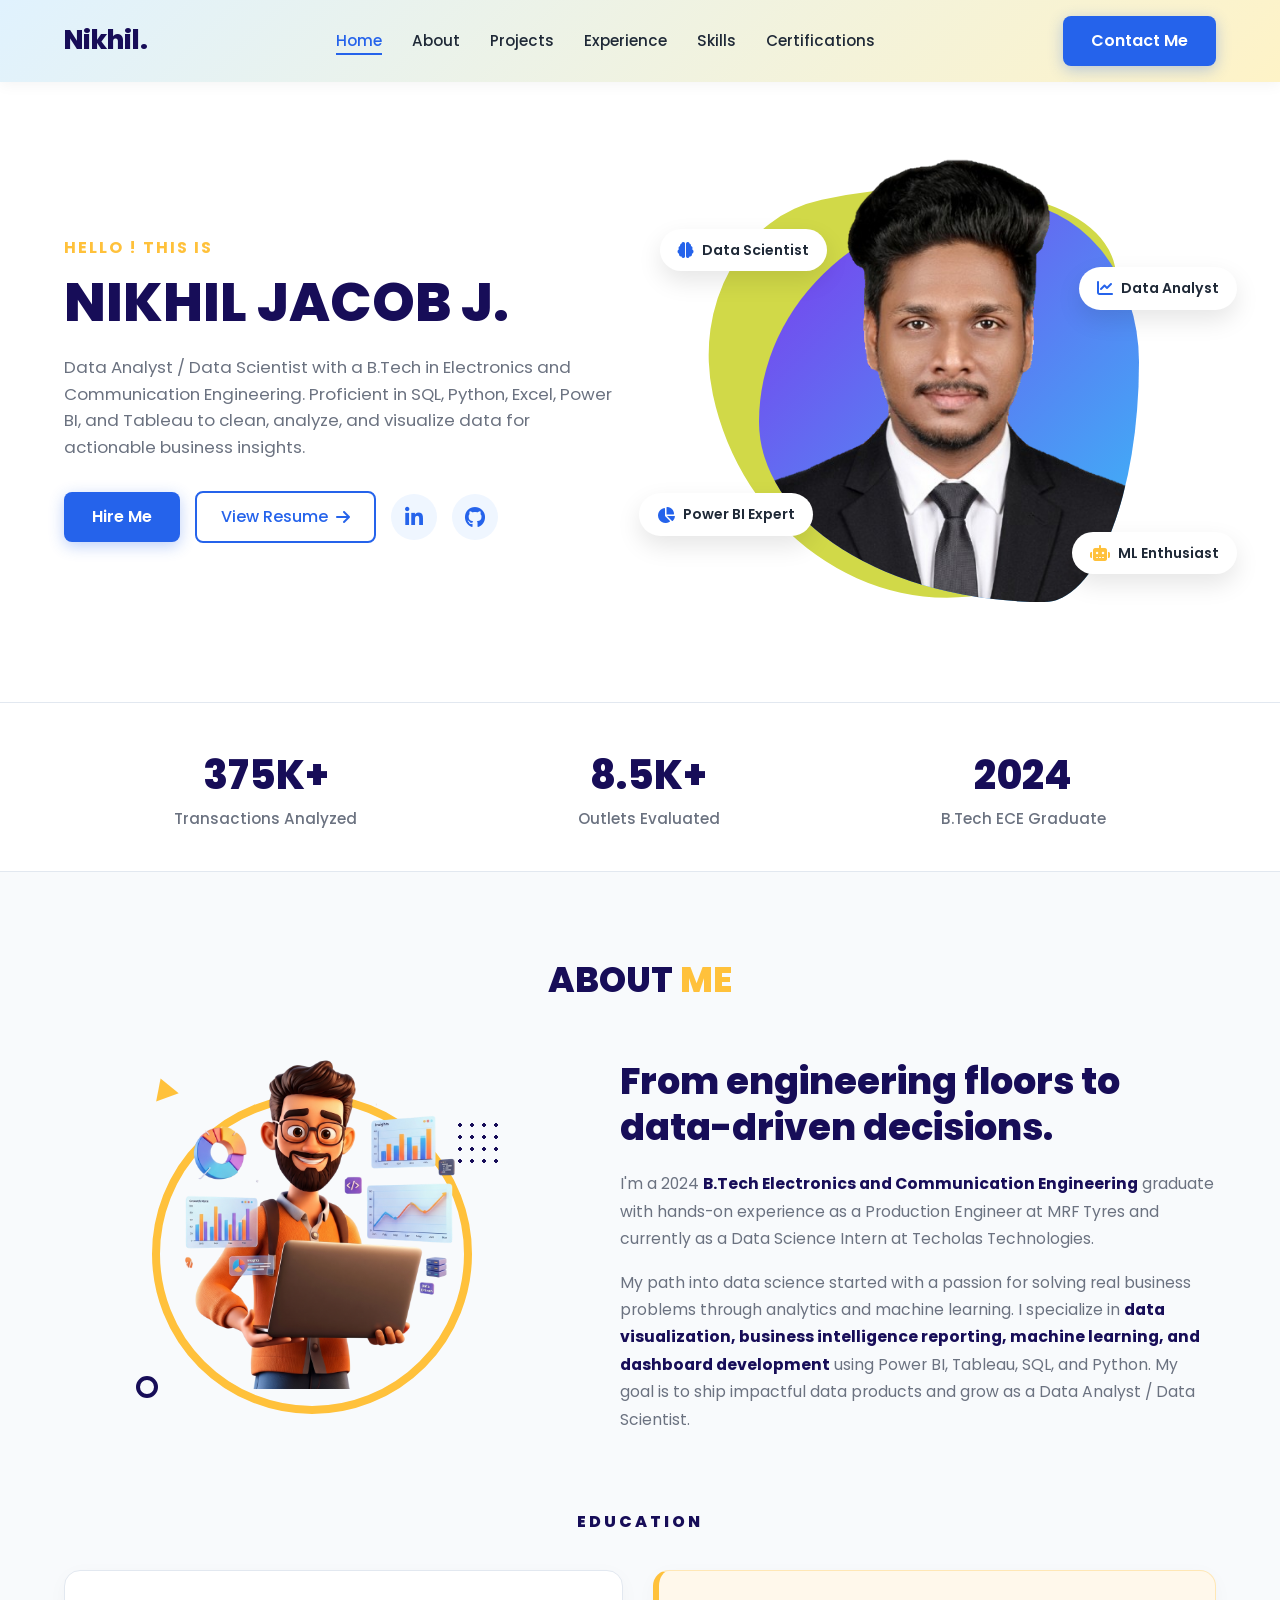
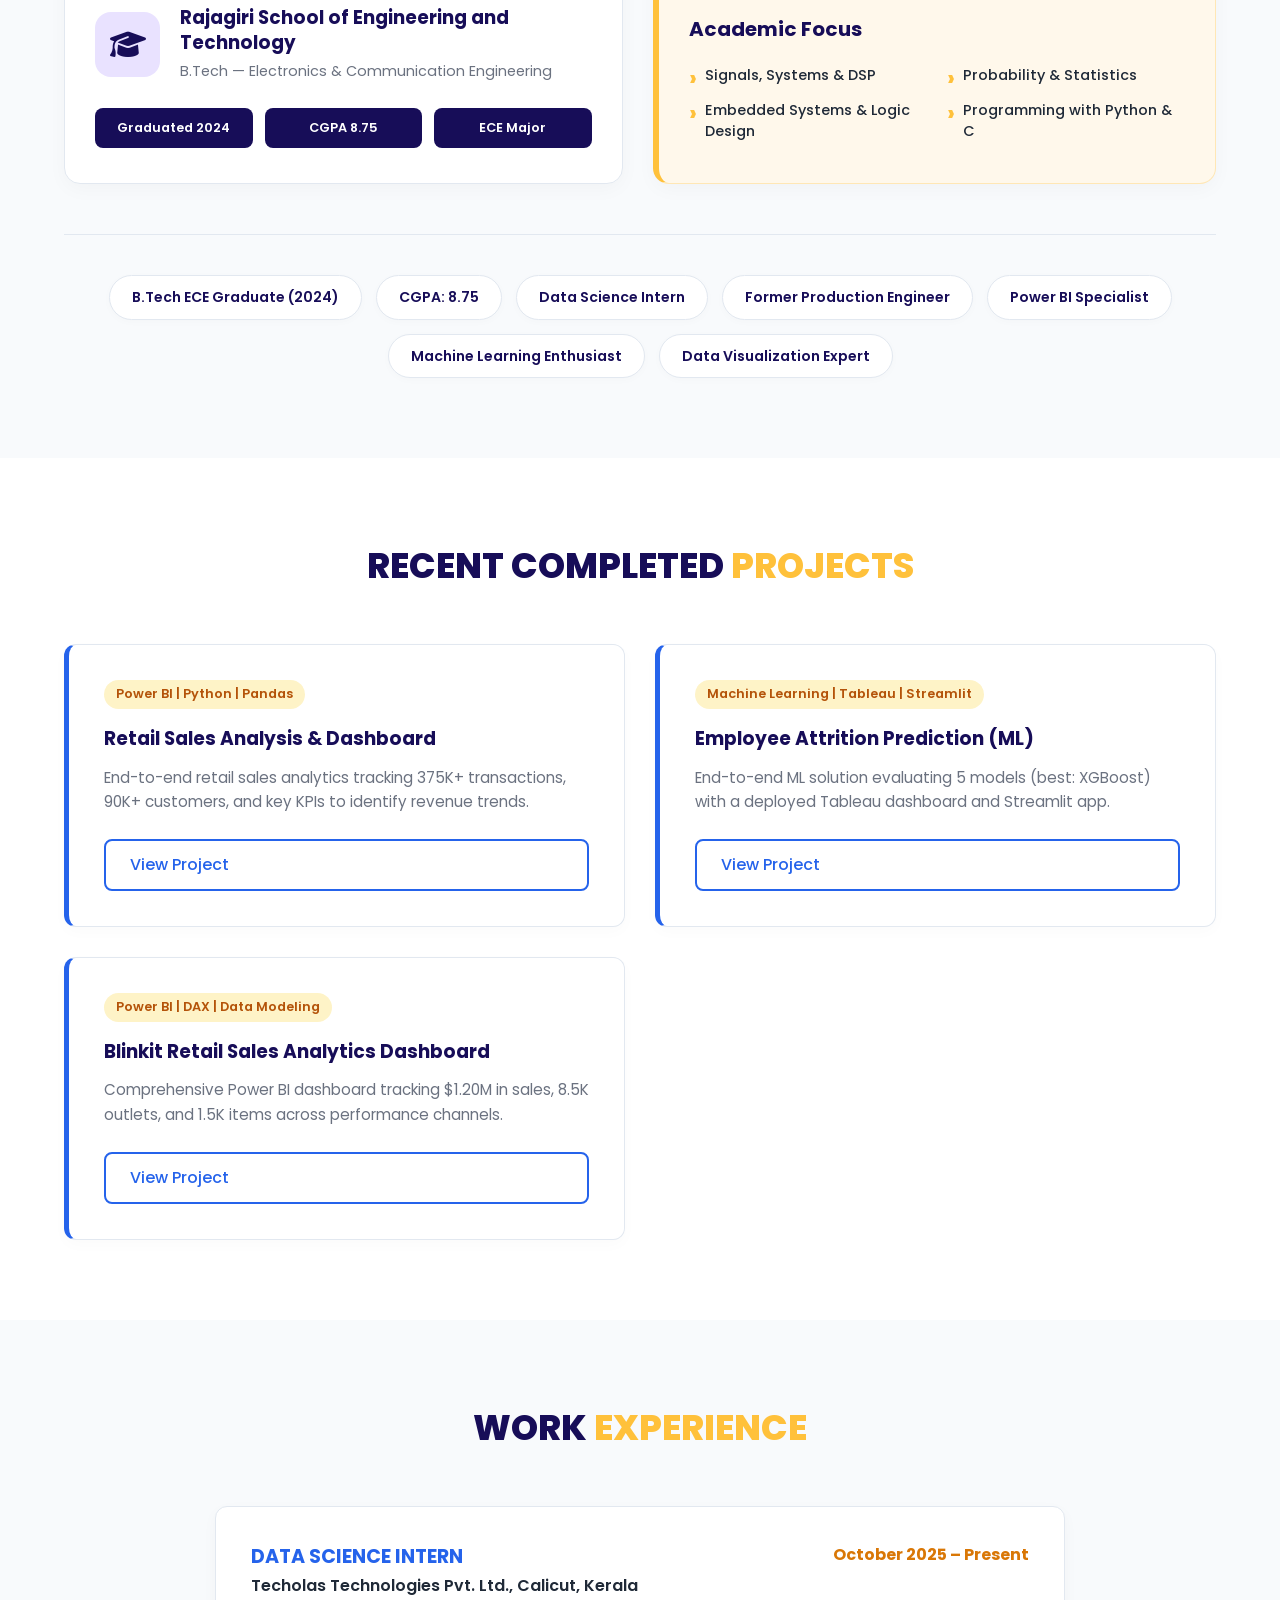
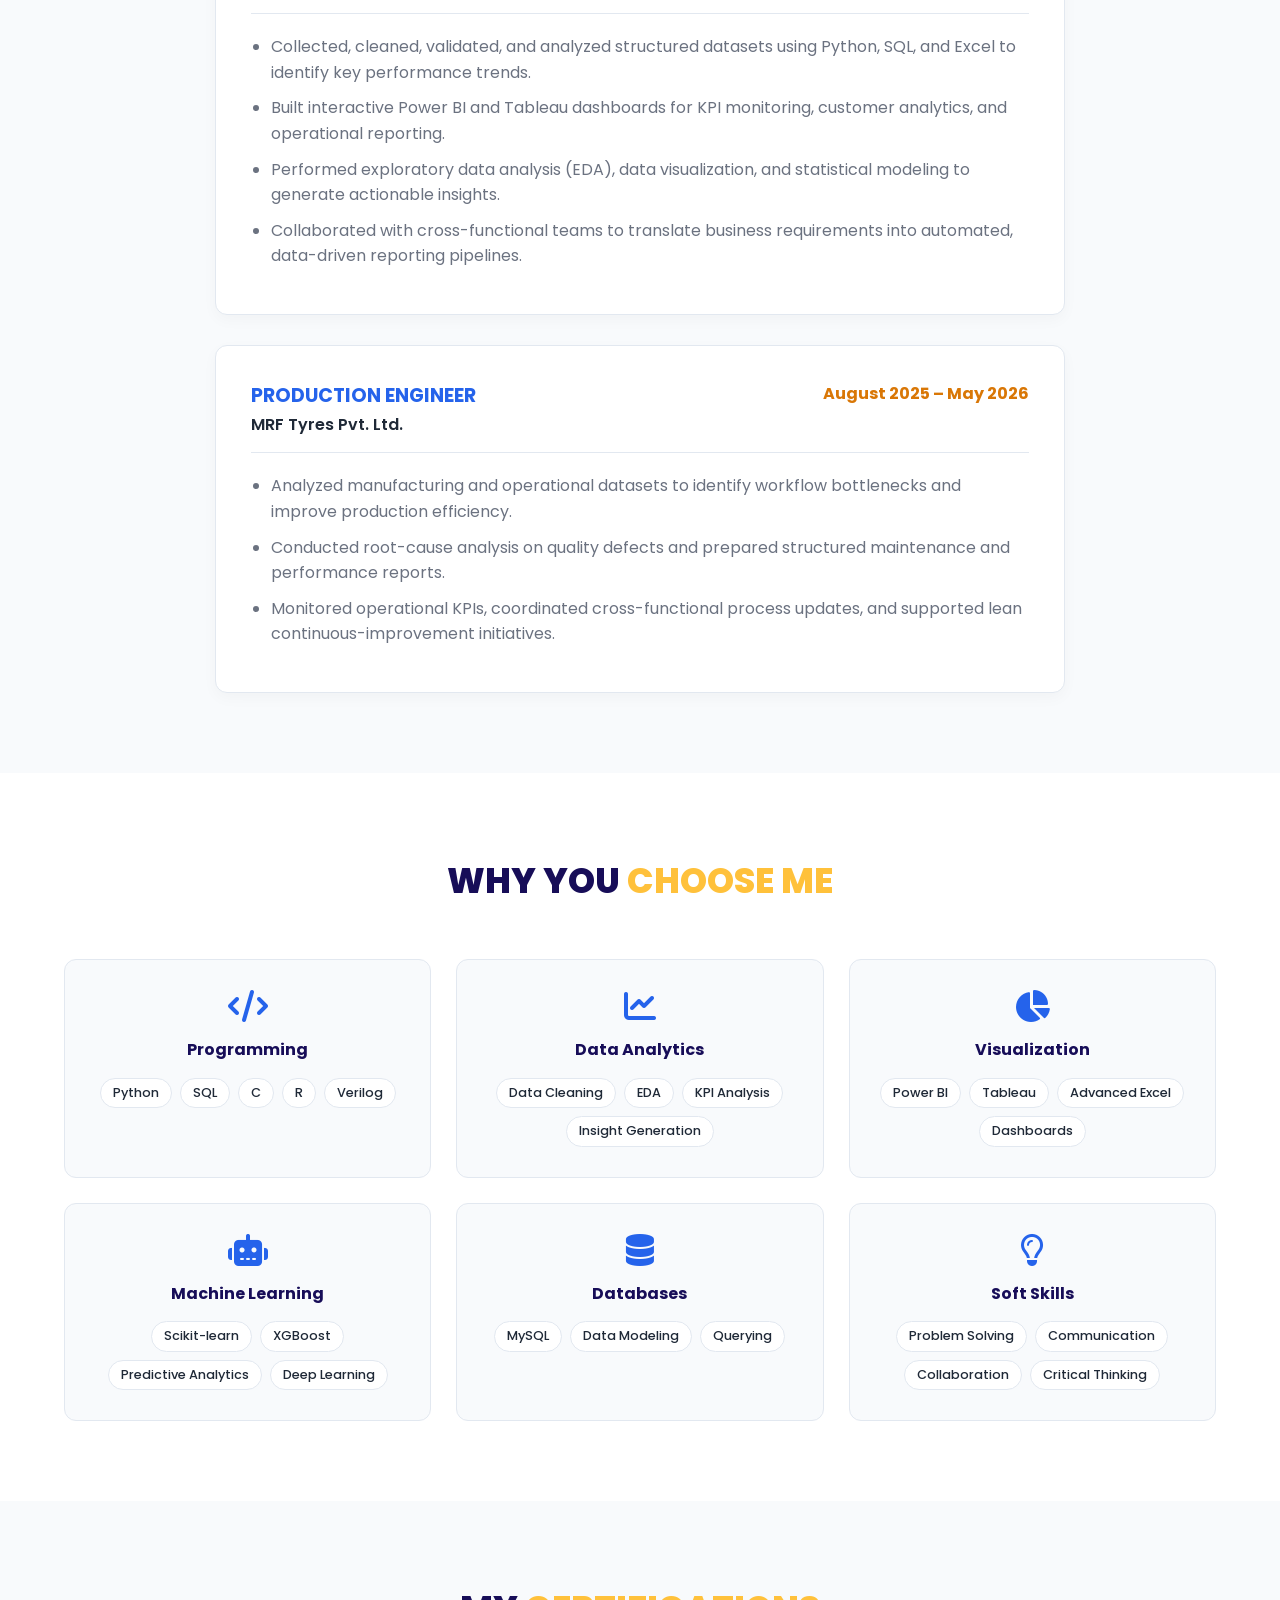
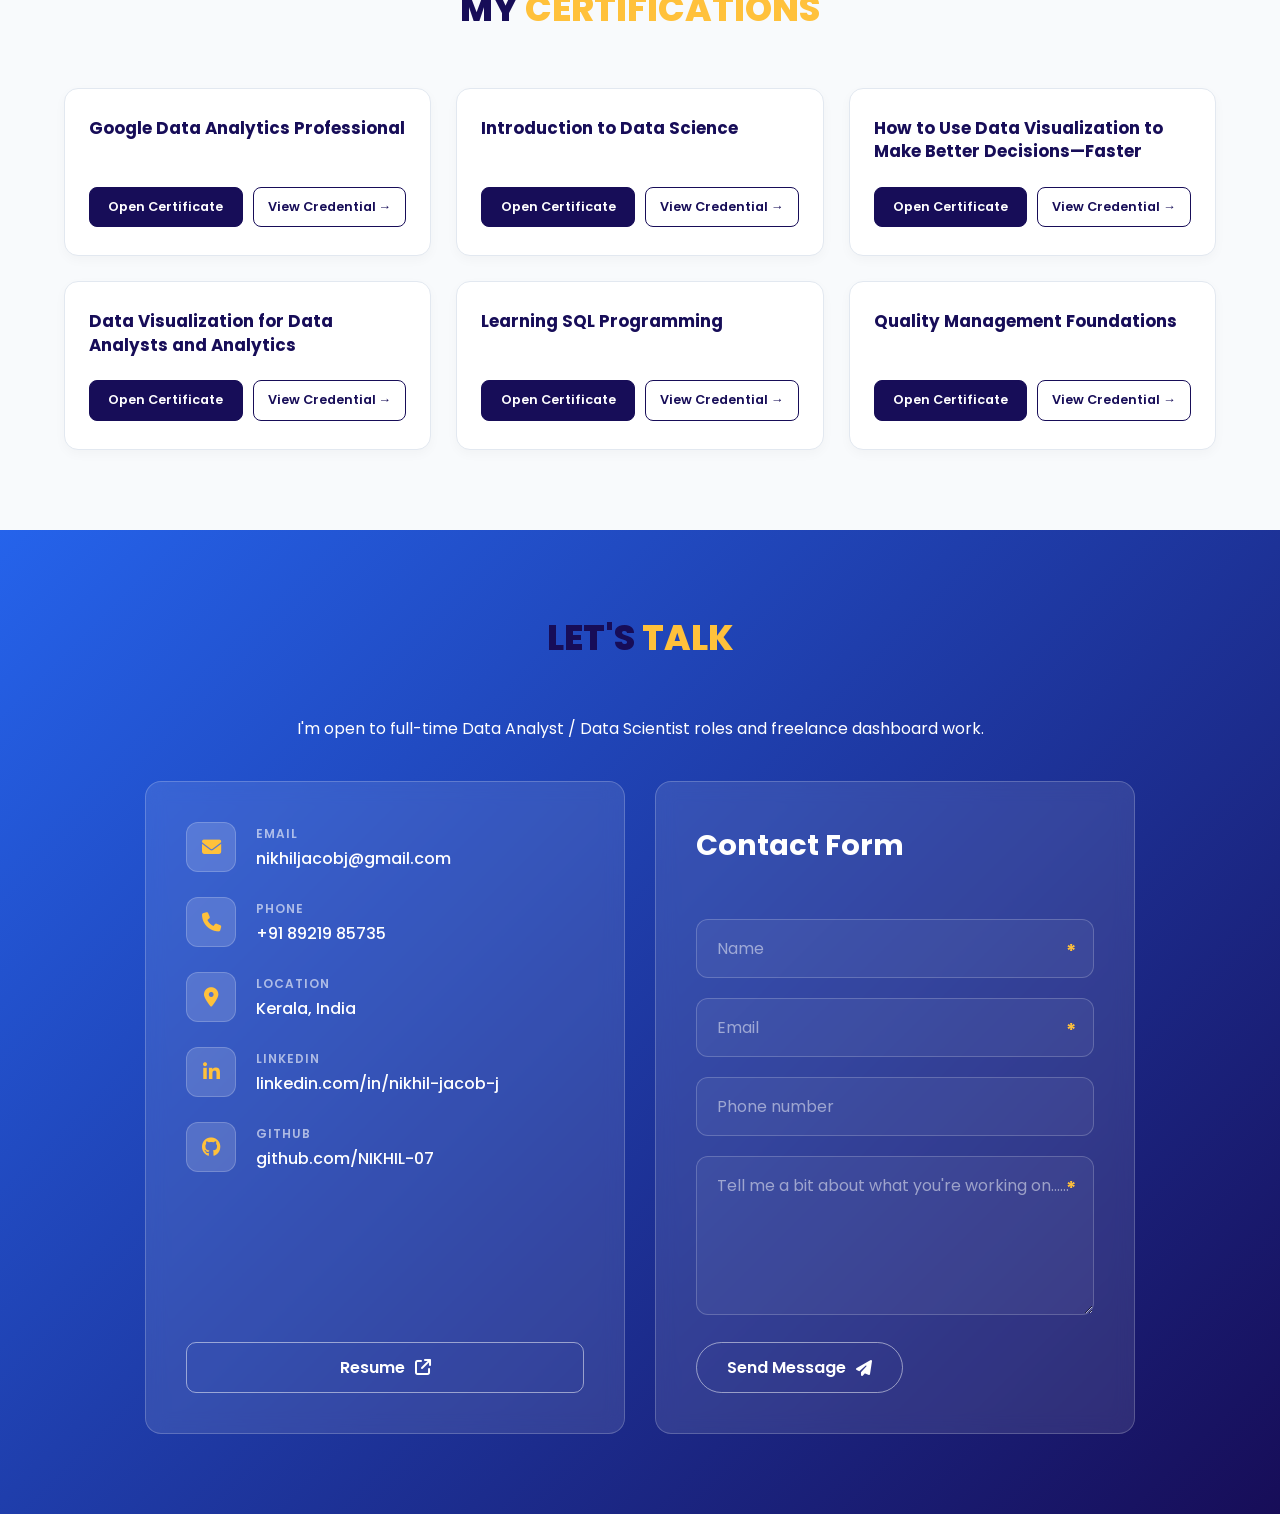
<file: index.html>
<!DOCTYPE html>
<html lang="en">

<head>
    <meta charset="UTF-8">
    <meta name="viewport" content="width=device-width, initial-scale=1.0">
    <title>Nikhil Jacob J. | Portfolio</title>

    <!-- Link Preview Metadata -->
<!-- Open Graph / LinkedIn Preview Metadata -->
<meta property="og:title" content="Nikhil Jacob J. | Portfolio">
<meta property="og:description" content="Data Analyst & Data Scientist Portfolio site.">
<meta property="og:image" content="https://nikhil-07.github.io/Portfolio-Nikhil-Jacob-J-2026/new_preview.png">
<meta property="og:url" content="https://nikhil-07.github.io/Portfolio-Nikhil-Jacob-J-2026/">
<meta property="og:type" content="website">

    <link rel="stylesheet" href="style.css">

    <!-- Google Fonts -->
    <link href="https://fonts.googleapis.com/css2?family=Poppins:wght@300;400;500;600;700;800&display=swap"
        rel="stylesheet">
    <!-- FontAwesome for Icons -->
    <link rel="stylesheet" href="https://cdnjs.cloudflare.com/ajax/libs/font-awesome/6.4.2/css/all.min.css">
</head>

<body>

    <!-- NAVIGATION -->
    <header id="main-header">
        <div class="container header-content">
            <div class="logo">Nikhil.</div>
            <nav id="nav-menu">
                <ul>
                    <li><a href="#home" class="nav-link active">Home</a></li>
                    <li><a href="#about" class="nav-link">About</a></li>
                    <li><a href="#projects" class="nav-link">Projects</a></li>
                    <li><a href="#experience" class="nav-link">Experience</a></li>
                    <li><a href="#skills" class="nav-link">Skills</a></li>
                    <li><a href="#certifications" class="nav-link">Certifications</a></li>
                </ul>
            </nav>
            <a href="#contact" class="btn-primary desktop-btn">Contact Me</a>

            <!-- Mobile Hamburger -->
            <div class="hamburger" id="hamburger">
                <span class="hamburger-line"></span>
                <span class="hamburger-line"></span>
                <span class="hamburger-line"></span>
            </div>
        </div>
    </header>

    <!-- HERO SECTION -->
    <section id="home" class="hero">
        <div class="container hero-container">
            <div class="hero-text">
                <p class="greeting">HELLO ! THIS IS</p>
                <h1>NIKHIL JACOB J.</h1>
                <p class="summary">
                    Data Analyst / Data Scientist with a B.Tech in Electronics and Communication Engineering. Proficient
                    in SQL, Python, Excel, Power BI, and Tableau to clean, analyze, and visualize data for actionable
                    business insights.
                </p>

                <div class="hero-actions">
                    <a href="#contact" class="btn-primary">Hire Me</a>

                    <a href="NIKHIL JACOB J DATA ANALYST.pdf" target="_blank" class="btn-outline">
                        View Resume <i class="fas fa-arrow-right"></i>
                    </a>

                    <a href="https://linkedin.com/in/nikhil-jacob-j/" target="_blank" rel="noopener noreferrer"
                        aria-label="LinkedIn" class="social-icon">
                        <i class="fab fa-linkedin-in"></i>
                    </a>
                    <a href="https://github.com/NIKHIL-07" target="_blank" rel="noopener noreferrer" aria-label="GitHub"
                        class="social-icon">
                        <i class="fab fa-github"></i>
                    </a>
                </div>
            </div>

            <!-- Organic Blob Profile with Offset Green Backdrop & Badges -->
            <div class="hero-image-wrapper">
                <div class="profile-blob-container">
                    <div class="profile-blob">
                        <img src="hero-nikhil-portfolio.png" alt="Nikhil Jacob J." class="profile-img">
                    </div>
                    <img src="hero-nikhil-portfolio.png" alt="Nikhil Jacob J. Pop" class="profile-img-pop">
                </div>

                <div class="floating-badge top-left">
                    <i class="fas fa-brain text-blue"></i> Data Scientist
                </div>
                <div class="floating-badge top-right">
                    <i class="fas fa-chart-line text-blue"></i> Data Analyst
                </div>
                <div class="floating-badge bottom-left">
                    <i class="fas fa-chart-pie text-blue"></i> Power BI Expert
                </div>
                <div class="floating-badge bottom-right">
                    <i class="fas fa-robot text-yellow"></i> ML Enthusiast
                </div>
            </div>
        </div>
    </section>

    <!-- METRICS / STATS -->
    <section class="stats">
        <div class="container stats-container">
            <div class="stat-item">
                <h2>375K+</h2>
                <p>Transactions Analyzed</p>
            </div>
            <div class="stat-item">
                <h2>8.5K+</h2>
                <p>Outlets Evaluated</p>
            </div>
            <div class="stat-item">
                <h2>2024</h2>
                <p>B.Tech ECE Graduate</p>
            </div>
        </div>
    </section>

    <!-- ABOUT SECTION -->
    <section id="about" class="bg-light section-padding">
        <div class="container">

            <!-- Centered Section Title matching Recent Completed Projects -->
            <h2 class="section-title">ABOUT <span>ME</span></h2>

            <!-- Top Row: Avatar & Text -->
            <div class="about-top-row">
                <div class="about-image-column">
                    <div class="about-image-wrapper">
                        <div class="decor-ring"></div>
                        <div class="shape shape-triangle"></div>
                        <div class="shape shape-dots"></div>
                        <div class="shape shape-circle"></div>
                        <div class="image-frame">
                            <img src="About me background.png" alt="Nikhil Jacob - About" class="about-img">
                        </div>
                    </div>
                </div>

                <div class="about-text-column">
                    <h2>From engineering floors to data-driven decisions.</h2>
                    <p>I'm a 2024 <strong>B.Tech Electronics and Communication Engineering</strong> graduate with
                        hands-on experience as a Production Engineer at MRF Tyres and currently as a Data Science Intern
                        at Techolas Technologies.</p>
                    <p>My path into data science started with a passion for solving real business problems through
                        analytics and machine learning. I specialize in <strong>data visualization, business
                            intelligence reporting, machine learning, and dashboard development</strong> using Power BI,
                        Tableau, SQL, and Python. My goal is to ship impactful data products and grow as a Data Analyst
                        / Data Scientist.</p>
                </div>
            </div>

            <div class="section-header-simple">
                <span class="sub-heading">EDUCATION</span>
            </div>

            <!-- Middle Row: Education Card + Academic Focus -->
            <div class="about-middle-row">
                <div class="edu-card box-pop">
                    <div class="edu-header">
                        <div class="edu-icon"><i class="fas fa-graduation-cap"></i></div>
                        <div class="edu-titles">
                            <h3>Rajagiri School of Engineering and Technology</h3>
                            <p>B.Tech — Electronics & Communication Engineering</p>
                        </div>
                    </div>
                    <div class="edu-badges">
                        <span class="badge">Graduated 2024</span>
                        <span class="badge">CGPA 8.75</span>
                        <span class="badge">ECE Major</span>
                    </div>
                </div>

                <div class="edu-focus-card box-pop">
                    <h4>Academic Focus</h4>
                    <ul class="focus-list">
                        <li>Signals, Systems & DSP</li>
                        <li>Probability & Statistics</li>
                        <li>Embedded Systems & Logic Design</li>
                        <li>Programming with Python & C</li>
                    </ul>
                </div>
            </div>

            <!-- Bottom Row: Skill Pill Cloud -->
            <div class="about-bottom-skills">
                <div class="about-skill-tags">
                    <span>B.Tech ECE Graduate (2024)</span>
                    <span>CGPA: 8.75</span>
                    <span>Data Science Intern</span>
                    <span>Former Production Engineer</span>
                    <span>Power BI Specialist</span>
                    <span>Machine Learning Enthusiast</span>
                    <span>Data Visualization Expert</span>
                </div>
            </div>

        </div>
    </section>

    <!-- PROJECTS SECTION -->
    <section id="projects" class="section-padding">
        <div class="container">
            <h2 class="section-title">RECENT COMPLETED <span>PROJECTS</span></h2>
            <div class="projects-grid">
                <!-- Project 1 -->
                <div class="project-card box-pop">
                    <div class="project-content">
                        <span class="tag">Power BI | Python | Pandas</span>
                        <h3>Retail Sales Analysis & Dashboard</h3>
                        <p>End-to-end retail sales analytics tracking 375K+ transactions, 90K+ customers, and key KPIs
                            to identify revenue trends.</p>
                        <a href="javascript:void(0)" class="btn-outline view-project-btn" data-id="1">View Project</a>
                    </div>
                </div>
                <!-- Project 2 -->
                <div class="project-card box-pop">
                    <div class="project-content">
                        <span class="tag">Machine Learning | Tableau | Streamlit</span>
                        <h3>Employee Attrition Prediction (ML)</h3>
                        <p>End-to-end ML solution evaluating 5 models (best: XGBoost) with a deployed Tableau dashboard
                            and Streamlit app.</p>
                        <a href="javascript:void(0)" class="btn-outline view-project-btn" data-id="2">View Project</a>
                    </div>
                </div>
                <!-- Project 3 -->
                <div class="project-card box-pop">
                    <div class="project-content">
                        <span class="tag">Power BI | DAX | Data Modeling</span>
                        <h3>Blinkit Retail Sales Analytics Dashboard</h3>
                        <p>Comprehensive Power BI dashboard tracking $1.20M in sales, 8.5K outlets, and 1.5K items
                            across performance channels.</p>
                        <a href="javascript:void(0)" class="btn-outline view-project-btn" data-id="3">View Project</a>
                    </div>
                </div>
            </div>
        </div>
    </section>

    <!-- EXPERIENCE SECTION -->
    <section id="experience" class="bg-light section-padding">
        <div class="container">
            <h2 class="section-title">WORK <span>EXPERIENCE</span></h2>
            <div class="experience-list">
                <div class="exp-card box-pop">
                    <div class="exp-header">
                        <div>
                            <h3>DATA SCIENCE INTERN</h3>
                            <p class="company">Techolas Technologies Pvt. Ltd., Calicut, Kerala</p>
                        </div>
                        <span class="date">October 2025 – Present</span>
                    </div>
                    <ul>
                        <li>Collected, cleaned, validated, and analyzed structured datasets using Python, SQL, and Excel
                            to identify key performance trends.</li>
                        <li>Built interactive Power BI and Tableau dashboards for KPI monitoring, customer analytics,
                            and operational reporting.</li>
                        <li>Performed exploratory data analysis (EDA), data visualization, and statistical modeling to
                            generate actionable insights.</li>
                        <li>Collaborated with cross-functional teams to translate business requirements into automated,
                            data-driven reporting pipelines.</li>
                    </ul>
                </div>

                <div class="exp-card box-pop mt-30">
                    <div class="exp-header">
                        <div>
                            <h3>PRODUCTION ENGINEER</h3>
                            <p class="company">MRF Tyres Pvt. Ltd.</p>
                        </div>
                        <span class="date">August 2025 – May 2026</span>
                    </div>
                    <ul>
                        <li>Analyzed manufacturing and operational datasets to identify workflow bottlenecks and improve
                            production efficiency.</li>
                        <li>Conducted root-cause analysis on quality defects and prepared structured maintenance and
                            performance reports.</li>
                        <li>Monitored operational KPIs, coordinated cross-functional process updates, and supported lean
                            continuous-improvement initiatives.</li>
                    </ul>
                </div>
            </div>
        </div>
    </section>

    <!-- SKILLS SECTION -->
    <section id="skills" class="section-padding">
        <div class="container">
            <h2 class="section-title">WHY YOU <span>CHOOSE ME</span></h2>
            <div class="skills-grid-new">
                <div class="skill-box box-pop">
                    <i class="fas fa-code"></i>
                    <h4>Programming</h4>
                    <div class="pill-container">
                        <span class="pill">Python</span><span class="pill">SQL</span>
                        <span class="pill">C</span><span class="pill">R</span><span class="pill">Verilog</span>
                    </div>
                </div>
                <div class="skill-box box-pop">
                    <i class="fas fa-chart-line"></i>
                    <h4>Data Analytics</h4>
                    <div class="pill-container">
                        <span class="pill">Data Cleaning</span><span class="pill">EDA</span>
                        <span class="pill">KPI Analysis</span><span class="pill">Insight Generation</span>
                    </div>
                </div>
                <div class="skill-box box-pop">
                    <i class="fas fa-chart-pie"></i>
                    <h4>Visualization</h4>
                    <div class="pill-container">
                        <span class="pill">Power BI</span><span class="pill">Tableau</span>
                        <span class="pill">Advanced Excel</span><span class="pill">Dashboards</span>
                    </div>
                </div>
                <div class="skill-box box-pop">
                    <i class="fas fa-robot"></i>
                    <h4>Machine Learning</h4>
                    <div class="pill-container">
                        <span class="pill">Scikit-learn</span><span class="pill">XGBoost</span>
                        <span class="pill">Predictive Analytics</span><span class="pill">Deep Learning</span>
                    </div>
                </div>
                <div class="skill-box box-pop">
                    <i class="fas fa-database"></i>
                    <h4>Databases</h4>
                    <div class="pill-container">
                        <span class="pill">MySQL</span><span class="pill">Data Modeling</span>
                        <span class="pill">Querying</span>
                    </div>
                </div>
                <div class="skill-box box-pop">
                    <i class="far fa-lightbulb"></i>
                    <h4>Soft Skills</h4>
                    <div class="pill-container">
                        <span class="pill">Problem Solving</span><span class="pill">Communication</span>
                        <span class="pill">Collaboration</span><span class="pill">Critical Thinking</span>
                    </div>
                </div>
            </div>
        </div>
    </section>

    <!-- CERTIFICATIONS SECTION (DUAL BUTTONS) -->
    <section id="certifications" class="bg-light section-padding">
        <div class="container">
            <h2 class="section-title">MY <span>CERTIFICATIONS</span></h2>
            <div class="cert-grid">

                <!-- Cert 1 -->
                <div class="cert-card-light box-pop">
                    <h4>Google Data Analytics Professional</h4>
                    <div class="cert-actions">
                        <a href="javascript:void(0)"
                            onclick="alert('This course is currently ongoing! Check back soon for the certificate.');"
                            class="btn-cert btn-cert-primary">Open Certificate</a>
                        <a href="javascript:void(0)"
                            onclick="alert('This course is currently ongoing! Check back soon for the credential.');"
                            class="btn-cert btn-cert-secondary">View Credential &rarr;</a>
                    </div>
                </div>

                <!-- Cert 2 -->
                <div class="cert-card-light box-pop">
                    <h4>Introduction to Data Science</h4>
                    <div class="cert-actions">
                        <a href="javascript:void(0)" class="btn-cert btn-cert-primary view-cert-btn"
                            data-img="Introduction  to Data Science.jpg">Open Certificate</a>
                        <a href="https://www.linkedin.com/learning/certificates/4a10ccfbd62c716216386c315cd458d0ee6b58fd4f9fa94d1b0e537541c548cf"
                            target="_blank" rel="noopener noreferrer" class="btn-cert btn-cert-secondary">View
                            Credential &rarr;</a>
                    </div>
                </div>

                <!-- Cert 3 -->
                <div class="cert-card-light box-pop">
                    <h4>How to Use Data Visualization to Make Better Decisions—Faster</h4>
                    <div class="cert-actions">
                        <a href="javascript:void(0)" class="btn-cert btn-cert-primary view-cert-btn"
                            data-img="How to Use Data Visualization to Make Better Decisions-Faster.jpg">Open
                            Certificate</a>
                        <a href="https://www.linkedin.com/learning/certificates/c2098ec1ad5864a26a7c47ab4c5efd9d5bedf55eb3b871fd59f0de2a39160f65"
                            target="_blank" rel="noopener noreferrer" class="btn-cert btn-cert-secondary">View
                            Credential &rarr;</a>
                    </div>
                </div>

                <!-- Cert 4 -->
                <div class="cert-card-light box-pop">
                    <h4>Data Visualization for Data Analysts and Analytics</h4>
                    <div class="cert-actions">
                        <a href="javascript:void(0)" class="btn-cert btn-cert-primary view-cert-btn"
                            data-img="Data Visualization for Data Analysts and Analytics.jpg">Open Certificate</a>
                        <a href="https://www.linkedin.com/learning/certificates/243fdb5fac370157ae7277dfa3b63c6f9833645f3c98c54d06f983a45d4f34eb"
                            target="_blank" rel="noopener noreferrer" class="btn-cert btn-cert-secondary">View
                            Credential &rarr;</a>
                    </div>
                </div>

                <!-- Cert 5 -->
                <div class="cert-card-light box-pop">
                    <h4>Learning SQL Programming</h4>
                    <div class="cert-actions">
                        <a href="javascript:void(0)" class="btn-cert btn-cert-primary view-cert-btn"
                            data-img="Learning SQL Programming.jpg">Open Certificate</a>
                        <a href="https://www.linkedin.com/learning/certificates/3a7902ef1ba316a75a5b5094949978a451f08f7d539dd6df1257a1b474036f2f?trk=share_certificate"
                            target="_blank" rel="noopener noreferrer" class="btn-cert btn-cert-secondary">View
                            Credential &rarr;</a>
                    </div>
                </div>

                <!-- Cert 6 -->
                <div class="cert-card-light box-pop">
                    <h4>Quality Management Foundations</h4>
                    <div class="cert-actions">
                        <a href="javascript:void(0)" class="btn-cert btn-cert-primary view-cert-btn"
                            data-img="Quality Management Foundations.jpg">Open Certificate</a>
                        <a href="https://www.linkedin.com/learning/certificates/476ab06f7ea1da43eb4c84277e13c7b294311aab9143f4f197efbbaad5030e95"
                            target="_blank" rel="noopener noreferrer" class="btn-cert btn-cert-secondary">View
                            Credential &rarr;</a>
                    </div>
                </div>

            </div>
        </div>
    </section>

    <!-- CONTACT SECTION -->
    <section id="contact" class="section-padding footer-contact">
        <div class="container text-center">
            <h2 class="section-title text-white">LET'S <span>TALK</span></h2>
            <p class="text-white mb-30">I'm open to full-time Data Analyst / Data Scientist roles and freelance
                dashboard work.</p>

            <div class="contact-wrapper">
                <div class="contact-card-glass box-pop">
                    <a href="mailto:nikhiljacobj@gmail.com" class="contact-item">
                        <div class="contact-icon"><i class="fas fa-envelope"></i></div>
                        <div class="contact-info">
                            <span>EMAIL</span>
                            <p>nikhiljacobj@gmail.com</p>
                        </div>
                    </a>

                    <a href="tel:+918921985735" class="contact-item">
                        <div class="contact-icon"><i class="fas fa-phone"></i></div>
                        <div class="contact-info">
                            <span>PHONE</span>
                            <p>+91 89219 85735</p>
                        </div>
                    </a>

                    <a href="https://maps.google.com/?q=Kerala,India" target="_blank" rel="noopener noreferrer"
                        class="contact-item">
                        <div class="contact-icon"><i class="fas fa-map-marker-alt"></i></div>
                        <div class="contact-info">
                            <span>LOCATION</span>
                            <p>Kerala, India</p>
                        </div>
                    </a>

                    <a href="https://linkedin.com/in/nikhil-jacob-j/" target="_blank" rel="noopener noreferrer"
                        class="contact-item">
                        <div class="contact-icon"><i class="fab fa-linkedin-in"></i></div>
                        <div class="contact-info">
                            <span>LINKEDIN</span>
                            <p>linkedin.com/in/nikhil-jacob-j</p>
                        </div>
                    </a>

                    <a href="https://github.com/NIKHIL-07" target="_blank" rel="noopener noreferrer"
                        class="contact-item">
                        <div class="contact-icon"><i class="fab fa-github"></i></div>
                        <div class="contact-info">
                            <span>GITHUB</span>
                            <p>github.com/NIKHIL-07</p>
                        </div>
                    </a>

                    <a href="NIKHIL JACOJ J DATA ANALYST.pdf" target="_blank" class="contact-resume-btn">
                        Resume <i class="fas fa-arrow-up-right-from-square"></i>
                    </a>
                </div>

                <!-- Right Column: Contact Form -->
                <div class="contact-card-glass box-pop">
                    <h3 class="form-title">Contact Form</h3>

                    <form id="contact-form" class="contact-form" action="https://formspree.io/f/maqgbgol" method="POST">
                        <div class="input-group">
                            <input type="text" name="name" placeholder="Name" required>
                            <span class="required-asterisk">*</span>
                        </div>

                        <div class="input-group">
                            <input type="email" name="email" placeholder="Email" required>
                            <span class="required-asterisk">*</span>
                        </div>

                        <div class="input-group">
                            <input type="tel" name="phone" placeholder="Phone number">
                        </div>

                        <div class="input-group">
                            <textarea name="message" rows="5"
                                placeholder="Tell me a bit about what you're working on......" required></textarea>
                            <span class="required-asterisk">*</span>
                        </div>

                        <button type="submit" class="contact-submit-btn">
                            Send Message <i class="fas fa-paper-plane"></i>
                        </button>
                    </form>

                    <div id="form-success-message"
                        style="display: none; text-align: center; color: #ffffff; margin: auto 0; padding: 20px 0;">
                        <i class="fas fa-check-circle text-yellow" style="font-size: 3.5rem; margin-bottom: 20px;"></i>
                        <h3 style="font-size: 1.8rem; margin-bottom: 12px;">Thank you for messaging!</h3>
                        <p style="color: rgba(255,255,255,0.7); font-size: 1rem;">Your message has been successfully
                            sent. I will get back to you soon.</p>
                    </div>
                </div>
            </div>
        </div>
    </section>

    <!-- PROJECT MODAL -->
    <div id="project-modal" class="modal-overlay">
        <div class="modal-content">
            <span class="close-modal"><i class="fas fa-times"></i></span>
            <h2 id="modal-title">Project Title</h2>
            <p id="modal-desc">Project description goes here...</p>

            <div class="modal-links" id="modal-links-container"></div>
        </div>
    </div>

    <!-- IMAGE VIEWER MODAL -->
    <div id="image-modal" class="modal-overlay">
        <div class="image-modal-content">
            <span class="close-image-modal"><i class="fas fa-times"></i></span>
            <div id="image-gallery-container"></div>
        </div>
    </div>

    <script src="script.js"></script>
</body>

</html>
</file>
<file: style.css>
/* ========================================= */
/* --- GLOBAL VARIABLES & THEME --- */
/* ========================================= */
:root {
    --primary-blue: #2563eb;
    --primary-dark: #170d58;
    --accent-yellow: #ffc13b;
    --text-dark: #1f2937;
    --text-light: #6b7280;
    --bg-main: #ffffff;
    --bg-light: #f8fafc;
    --white: #ffffff;
    --border: #e2e8f0;
}

* {
    margin: 0;
    padding: 0;
    box-sizing: border-box;
    font-family: 'Poppins', sans-serif;
}

body {
    background-color: var(--bg-main);
    color: var(--text-dark);
    line-height: 1.6;
    overflow-x: hidden;
    scroll-behavior: smooth;
    -webkit-overflow-scrolling: touch;
}

a {
    text-decoration: none;
}

ul {
    list-style: none;
}

.container {
    width: 90%;
    max-width: 1200px;
    margin: 0 auto;
}

.section-padding {
    padding: 80px 0;
}

.bg-light {
    background-color: var(--bg-light);
}

.text-center {
    text-align: center;
}

.text-white {
    color: var(--white);
}

.mb-30 {
    margin-bottom: 30px;
}

.mt-30 {
    margin-top: 30px;
}

.text-blue {
    color: var(--primary-blue) !important;
}

.text-yellow {
    color: var(--accent-yellow) !important;
}

/* Typography */
.section-title {
    text-align: center;
    font-size: 2.2rem;
    color: var(--primary-dark);
    font-weight: 800;
    margin-bottom: 50px;
    text-transform: uppercase;
}

.section-title span {
    color: var(--accent-yellow);
}

/* Universal Hover Pop */
.box-pop {
    transition: transform 0.3s cubic-bezier(0.175, 0.885, 0.32, 1.275), box-shadow 0.3s ease;
}

.box-pop:hover {
    transform: translateY(-6px) scale(1.02);
    box-shadow: 0 15px 35px rgba(0, 0, 0, 0.08);
    z-index: 10;
}

/* ========================================= */
/* --- HEADER & NAVIGATION --- */
/* ========================================= */
header {
    background: linear-gradient(135deg, #e0f2fe 0%, #fef3c7 100%);
    box-shadow: 0 2px 15px rgba(0, 0, 0, 0.05);
    position: sticky;
    top: 0;
    z-index: 1000;
    transition: all 0.4s ease;
}

header.scrolled {
    background: linear-gradient(135deg, rgba(224, 242, 254, 0.85) 0%, rgba(254, 243, 199, 0.85) 100%);
    backdrop-filter: blur(12px);
    -webkit-backdrop-filter: blur(12px);
    box-shadow: 0 4px 20px rgba(0, 0, 0, 0.1);
}

.header-content {
    display: flex;
    justify-content: space-between;
    align-items: center;
    padding: 16px 0;
}

.logo {
    font-size: 1.6rem;
    font-weight: 800;
    color: var(--primary-dark);
}

nav ul {
    display: flex;
    gap: 30px;
}

nav a {
    color: var(--text-dark);
    font-weight: 500;
    font-size: 0.95rem;
    position: relative;
    transition: color 0.3s;
}

nav a::after {
    content: '';
    position: absolute;
    width: 0;
    height: 2px;
    bottom: -4px;
    left: 0;
    background-color: var(--primary-blue);
    transition: width 0.3s;
}

nav a:hover,
nav a.active {
    color: var(--primary-blue);
}

nav a.active::after {
    width: 100%;
}

/* ========================================= */
/* --- HERO SECTION --- */
/* ========================================= */
.hero {
    padding: 80px 0 60px;
    overflow: hidden;
}

.hero-container {
    display: flex;
    align-items: center;
    justify-content: space-between;
    gap: 30px;
}

.hero-text {
    flex: 1.1;
}

.greeting {
    color: var(--accent-yellow);
    font-weight: 700;
    letter-spacing: 2px;
    margin-bottom: 10px;
    text-transform: uppercase;
}

.hero-text h1 {
    font-size: 3.4rem;
    color: var(--primary-dark);
    line-height: 1.15;
    font-weight: 800;
    margin-bottom: 20px;
    text-transform: uppercase;
}

.summary {
    color: var(--text-light);
    font-size: 1.05rem;
    margin-bottom: 30px;
    max-width: 95%;
}

.hero-actions {
    display: flex;
    align-items: center;
    gap: 15px;
    margin-bottom: 25px;
    flex-wrap: wrap;
    justify-content: flex-start;
}

.btn-primary {
    background-color: var(--primary-blue);
    color: var(--white);
    padding: 12px 28px;
    border-radius: 8px;
    font-weight: 600;
    display: inline-block;
    transition: 0.3s;
    box-shadow: 0 4px 15px rgba(37, 99, 235, 0.3);
}

.btn-primary:hover {
    background-color: var(--primary-dark);
    transform: translateY(-2px);
}

.btn-outline,
.hero-actions .btn-outline {
    border: 2px solid var(--primary-blue);
    color: var(--primary-blue);
    padding: 11px 24px;
    border-radius: 8px;
    font-weight: 500;
    display: flex;
    align-items: center;
    gap: 8px;
    background-color: transparent;
    transition: 0.3s;
}

.btn-outline:hover,
.hero-actions .btn-outline:hover {
    background-color: var(--primary-blue);
    color: var(--white);
}

.social-icon {
    color: var(--primary-blue);
    background: #eff6ff;
    width: 46px;
    height: 46px;
    border-radius: 50%;
    display: flex;
    align-items: center;
    justify-content: center;
    font-size: 1.3rem;
    transition: all 0.3s cubic-bezier(0.175, 0.885, 0.32, 1.275);
}

.social-icon:hover {
    background: var(--primary-blue);
    color: var(--white);
    transform: translateY(-4px);
    box-shadow: 0 8px 15px rgba(37, 99, 235, 0.2);
}

/* ========================================= */
/* --- ORGANIC BLOB HERO IMAGE --- */
/* ========================================= */
.hero-image-wrapper {
    flex: 1;
    position: relative;
    display: flex;
    justify-content: center;
    align-items: center;
    min-height: 480px;
    z-index: 10;
}

.hero-image-wrapper::before {
    content: '';
    position: absolute;
    width: 420px;
    height: 420px;
    background-color: #d1d948;
    border-radius: 35% 65% 45% 55% / 40% 30% 70% 60%;
    top: 48%;
    left: 46%;
    transform: translate(-50%, -50%) rotate(-12deg);
    z-index: 0;
}

.profile-blob-container {
    position: relative;
    width: 380px;
    height: 400px;
    z-index: 2;
}

.profile-blob {
    position: absolute;
    width: 100%;
    height: 100%;
    background: linear-gradient(135deg, #7c3aed 0%, #38bdf8 100%);
    border-radius: 65% 35% 25% 75% / 55% 40% 60% 45%;
    overflow: hidden;
}

.profile-img {
    position: absolute;
    bottom: -15px;
    left: 50%;
    transform: translateX(-50%);
    width: 120%;
    height: 120%;
    object-fit: contain;
    object-position: bottom center;
}

.profile-img-pop {
    position: absolute;
    bottom: -15px;
    left: 50%;
    transform: translateX(-50%);
    width: 120%;
    height: 120%;
    object-fit: contain;
    object-position: bottom center;
    clip-path: inset(-25% 0 35% 0);
    z-index: 3;
}

.floating-badge {
    position: absolute;
    background: var(--white);
    padding: 10px 18px;
    border-radius: 50px;
    box-shadow: 0 10px 25px rgba(0, 0, 0, 0.1);
    font-weight: 600;
    font-size: 0.88rem;
    display: flex;
    align-items: center;
    gap: 8px;
    white-space: nowrap;
    z-index: 20;
    color: var(--text-dark);
}

.floating-badge i {
    font-size: 1rem;
}

.top-left {
    top: 14%;
    left: -4%;
    animation: float 3s ease-in-out infinite;
}

.top-right {
    top: 22%;
    right: -4%;
    animation: float 3s ease-in-out infinite 1s;
}

.bottom-left {
    bottom: 22%;
    left: -8%;
    animation: float 3s ease-in-out infinite 0.5s;
}

.bottom-right {
    bottom: 14%;
    right: -4%;
    animation: float 3s ease-in-out infinite 1.5s;
}

.floating-badge:hover {
    animation-play-state: paused !important;
    transform: scale(1.05) !important;
}

@keyframes float {
    0% {
        transform: translateY(0px);
    }

    50% {
        transform: translateY(-8px);
    }

    100% {
        transform: translateY(0px);
    }
}

/* ========================================= */
/* --- STATS SECTION --- */
/* ========================================= */
.stats {
    background: var(--white);
    border-top: 1px solid var(--border);
    border-bottom: 1px solid var(--border);
}

.stats-container {
    display: flex;
    justify-content: space-around;
    padding: 40px 0;
    text-align: center;
}

.stat-item h2 {
    font-size: 2.5rem;
    color: var(--primary-dark);
    font-weight: 800;
}

.stat-item p {
    color: var(--text-light);
    font-size: 0.95rem;
    font-weight: 500;
}

/* ========================================= */
/* --- ABOUT ME SECTION (PRECISION DESIGN) --- */
/* ========================================= */
.about-top-row {
    display: flex;
    gap: 60px;
    align-items: center;
    margin-bottom: 60px;
}

.about-image-column {
    flex: 1;
    display: flex;
    justify-content: center;
}

.about-image-wrapper {
    position: relative;
    width: 320px;
    height: 320px;
    display: flex;
    justify-content: center;
    align-items: center;
}

.decor-ring {
    position: absolute;
    width: 100%;
    height: 100%;
    border: 8px solid var(--accent-yellow);
    border-radius: 50%;
    z-index: 1;
}

.image-frame {
    width: 100%;
    height: 100%;
    border-radius: 50%;
    background-color: transparent;
    overflow: visible;
    z-index: 2;
    position: relative;
    display: flex;
    justify-content: center;
    align-items: flex-end;
}

.about-img {
    width: 100%;
    object-fit: contain;
    object-position: bottom;
    margin-bottom: 25px;
    transform: scale(1.05);
    transform-origin: bottom center;
    z-index: 10;
}

/* Decorative geometric shapes around avatar */
.shape {
    position: absolute;
    z-index: 3;
}

.shape-triangle {
    width: 0;
    height: 0;
    border-left: 12px solid transparent;
    border-right: 12px solid transparent;
    border-bottom: 20px solid var(--accent-yellow);
    top: -5%;
    left: 0%;
    transform: rotate(-20deg);
}

.shape-circle {
    width: 22px;
    height: 22px;
    border: 4px solid var(--primary-dark);
    border-radius: 50%;
    bottom: 5%;
    left: -5%;
}

.shape-dots {
    width: 50px;
    height: 50px;
    background-image: radial-gradient(var(--primary-dark) 20%, transparent 20%);
    background-size: 12px 12px;
    top: 8%;
    right: -10%;
}

.about-text-column {
    flex: 1.2;
}

.sub-heading {
    color: var(--primary-dark);
    font-weight: 800;
    font-size: 1rem;
    letter-spacing: 3px;
    text-transform: uppercase;
    display: block;
    margin-bottom: 15px;
}

.about-text-column h2 {
    font-size: 2.3rem;
    color: var(--primary-dark);
    font-weight: 800;
    line-height: 1.25;
    margin-bottom: 20px;
}

.about-text-column p {
    font-size: 0.98rem;
    color: var(--text-light);
    line-height: 1.75;
    margin-bottom: 16px;
}

.about-text-column strong {
    color: var(--primary-dark);
    font-weight: 700;
}

.section-header-simple {
    text-align: center;
    margin-bottom: 35px;
}

.about-middle-row {
    display: flex;
    gap: 30px;
    align-items: stretch;
    margin-bottom: 50px;
}

.edu-card,
.edu-focus-card {
    flex: 1;
    border-radius: 16px;
    padding: 35px 30px;
    box-shadow: 0 5px 20px rgba(0, 0, 0, 0.03);
    background: var(--white);
    border: 1px solid var(--border);
}

.edu-card {
    display: flex;
    flex-direction: column;
    justify-content: space-between;
}

.edu-header {
    display: flex;
    align-items: center;
    gap: 20px;
    margin-bottom: 25px;
}

.edu-icon {
    font-size: 1.8rem;
    background: #e9e2ff;
    color: var(--primary-dark);
    width: 65px;
    height: 65px;
    display: flex;
    justify-content: center;
    align-items: center;
    border-radius: 16px;
    flex-shrink: 0;
}

.edu-titles h3 {
    color: var(--primary-dark);
    font-size: 1.15rem;
    font-weight: 700;
    line-height: 1.35;
    margin-bottom: 4px;
}

.edu-titles p {
    color: var(--text-light);
    font-size: 0.9rem;
}

.edu-badges {
    display: flex;
    justify-content: space-between;
    gap: 12px;
    width: 100%;
}

.edu-badges .badge {
    flex: 1;
    text-align: center;
    background: var(--primary-dark);
    color: var(--white);
    font-size: 0.8rem;
    padding: 10px 6px;
    border-radius: 8px;
    font-weight: 600;
}

.edu-focus-card {
    background: #fff8eb;
    border: 1px solid rgba(255, 193, 59, 0.3);
    border-left: 6px solid var(--accent-yellow);
    display: flex;
    flex-direction: column;
    justify-content: center;
}

.edu-focus-card h4 {
    color: var(--primary-dark);
    font-size: 1.25rem;
    margin-bottom: 20px;
    font-weight: 700;
}

.focus-list {
    list-style: none;
    padding: 0;
    display: grid;
    grid-template-columns: repeat(2, 1fr);
    gap: 15px 20px;
}

.focus-list li {
    position: relative;
    padding-left: 16px;
    font-size: 0.9rem;
    color: var(--text-dark);
    line-height: 1.4;
    font-weight: 500;
}

.focus-list li::before {
    content: '›';
    position: absolute;
    left: 0;
    top: -2px;
    color: var(--accent-yellow);
    font-size: 1.4rem;
    font-weight: 800;
}

.about-bottom-skills {
    width: 100%;
    border-top: 1px solid var(--border);
    padding-top: 40px;
}

.about-skill-tags {
    display: flex;
    flex-wrap: wrap;
    justify-content: center;
    gap: 14px;
}

.about-skill-tags span {
    background-color: var(--white);
    color: var(--primary-dark);
    padding: 10px 22px;
    border-radius: 30px;
    font-size: 0.88rem;
    font-weight: 600;
    border: 1px solid var(--border);
    box-shadow: 0 2px 8px rgba(0, 0, 0, 0.02);
    transition: all 0.3s ease;
    cursor: default;
}

.about-skill-tags span:hover {
    background-color: var(--accent-yellow);
    color: var(--primary-dark);
    border-color: var(--accent-yellow);
    transform: translateY(-3px);
    box-shadow: 0 6px 18px rgba(255, 193, 59, 0.3);
}

/* ========================================= */
/* --- PROJECTS --- */
/* ========================================= */
.projects-grid {
    display: grid;
    grid-template-columns: repeat(2, 1fr);
    gap: 30px;
}

.project-card {
    background: var(--white);
    border: 1px solid var(--border);
    border-radius: 12px;
    padding: 35px;
    box-shadow: 0 5px 15px rgba(0, 0, 0, 0.02);
    border-left: 5px solid var(--primary-blue);
}

.tag {
    display: inline-block;
    background: #fef3c7;
    color: #b45309;
    padding: 4px 12px;
    border-radius: 50px;
    font-size: 0.8rem;
    font-weight: 600;
    margin-bottom: 15px;
}

.project-content h3 {
    color: var(--primary-dark);
    font-weight: 700;
    margin-bottom: 12px;
}

.project-content p {
    color: var(--text-light);
    margin-bottom: 25px;
    font-size: 0.95rem;
}

/* ========================================= */
/* --- EXPERIENCE --- */
/* ========================================= */
.experience-list {
    max-width: 850px;
    margin: 0 auto;
}

.exp-card {
    background: var(--white);
    padding: 35px;
    border-radius: 12px;
    border: 1px solid var(--border);
    box-shadow: 0 5px 15px rgba(0, 0, 0, 0.03);
}

.exp-header {
    display: flex;
    justify-content: space-between;
    margin-bottom: 20px;
    border-bottom: 1px solid var(--border);
    padding-bottom: 15px;
}

.exp-header h3 {
    color: var(--primary-blue);
    font-size: 1.2rem;
    font-weight: 700;
}

.company {
    font-weight: 600;
    color: var(--text-dark);
}

.date {
    color: #d97706;
    font-weight: 700;
}

.exp-card ul {
    padding-left: 20px;
    color: var(--text-light);
}

.exp-card li {
    margin-bottom: 10px;
    list-style-type: disc;
}

/* ========================================= */
/* --- SKILLS --- */
/* ========================================= */
.skills-grid-new {
    display: grid;
    grid-template-columns: repeat(3, 1fr);
    gap: 25px;
}

.skill-box {
    background: var(--bg-light);
    padding: 30px 20px;
    border-radius: 12px;
    text-align: center;
    border: 1px solid var(--border);
}

.skill-box i {
    font-size: 2rem;
    color: var(--primary-blue);
    margin-bottom: 15px;
}

.skill-box h4 {
    margin-bottom: 15px;
    color: var(--primary-dark);
    font-weight: 700;
}

.pill-container {
    display: flex;
    flex-wrap: wrap;
    justify-content: center;
    gap: 8px;
}

.pill {
    background: var(--white);
    color: var(--text-dark);
    border: 1px solid var(--border);
    padding: 4px 12px;
    border-radius: 50px;
    font-size: 0.8rem;
    font-weight: 500;
}

/* ========================================= */
/* --- CERTIFICATIONS (DUAL ACTION BUTTONS) --- */
/* ========================================= */
.cert-grid {
    display: grid;
    grid-template-columns: repeat(3, 1fr);
    gap: 25px;
}

.cert-card-light {
    background: var(--white);
    padding: 28px 24px;
    border-radius: 14px;
    border: 1px solid var(--border);
    box-shadow: 0 4px 12px rgba(0, 0, 0, 0.03);
    display: flex;
    flex-direction: column;
    justify-content: space-between;
}

.cert-card-light h4 {
    color: var(--primary-dark);
    margin-bottom: 22px;
    font-size: 1.05rem;
    font-weight: 700;
    line-height: 1.4;
    min-height: 48px;
}

.cert-actions {
    display: flex;
    gap: 10px;
    width: 100%;
}

.btn-cert {
    flex: 1;
    padding: 9px 12px;
    font-size: 0.8rem;
    border-radius: 8px;
    font-weight: 600;
    text-align: center;
    transition: all 0.3s ease;
    display: inline-flex;
    justify-content: center;
    align-items: center;
}

.btn-cert-primary {
    background-color: var(--primary-dark);
    color: var(--white);
    border: 1px solid var(--primary-dark);
}

.btn-cert-primary:hover {
    background-color: var(--accent-yellow);
    color: var(--primary-dark);
    border-color: var(--accent-yellow);
}

.btn-cert-secondary {
    background-color: transparent;
    color: var(--primary-dark);
    border: 1px solid var(--primary-dark);
}

.btn-cert-secondary:hover {
    background-color: rgba(23, 13, 88, 0.05);
}

/* ========================================= */
/* --- CONTACT SECTION --- */
/* ========================================= */
.footer-contact {
    background-color: var(--primary-blue);
    background-image: linear-gradient(135deg, var(--primary-blue) 0%, var(--primary-dark) 100%);
}

.contact-wrapper {
    display: flex;
    justify-content: center;
    gap: 30px;
    margin-top: 40px;
    flex-wrap: wrap;
    align-items: stretch;
}

.contact-card-glass {
    background: rgba(255, 255, 255, 0.1);
    border: 1px solid rgba(255, 255, 255, 0.2);
    padding: 40px;
    border-radius: 16px;
    width: 100%;
    flex: 1;
    max-width: 480px;
    display: flex;
    flex-direction: column;
    gap: 25px;
    justify-content: space-between;
    backdrop-filter: blur(10px);
    -webkit-backdrop-filter: blur(10px);
}

.contact-item {
    display: flex;
    align-items: center;
    gap: 20px;
    text-align: left;
    text-decoration: none;
    transition: 0.3s ease;
}

.contact-icon {
    width: 50px;
    height: 50px;
    background: rgba(255, 255, 255, 0.15);
    border: 1px solid rgba(255, 255, 255, 0.2);
    border-radius: 12px;
    display: flex;
    justify-content: center;
    align-items: center;
    font-size: 1.2rem;
    color: var(--accent-yellow);
    flex-shrink: 0;
    transition: 0.3s;
}

.contact-info {
    display: flex;
    flex-direction: column;
}

.contact-info span {
    font-size: 0.75rem;
    color: rgba(255, 255, 255, 0.6);
    font-weight: 600;
    letter-spacing: 1px;
    text-transform: uppercase;
    margin-bottom: 3px;
}

.contact-info p {
    color: var(--white);
    font-size: 1rem;
    font-weight: 500;
    margin: 0;
    transition: color 0.3s;
}

.contact-item:hover .contact-icon {
    background: var(--white);
    color: var(--primary-blue);
    transform: scale(1.05);
}

.contact-item:hover .contact-info p {
    color: var(--accent-yellow);
}

.contact-resume-btn {
    margin-top: auto;
    background-color: transparent;
    border: 1px solid rgba(255, 255, 255, 0.5);
    color: var(--white);
    padding: 12px;
    border-radius: 10px;
    font-weight: 600;
    font-size: 1rem;
    display: flex;
    justify-content: center;
    align-items: center;
    gap: 10px;
    transition: 0.3s;
}

.contact-resume-btn:hover {
    background-color: var(--white);
    color: var(--primary-dark);
}

/* Form Styles */
.form-title {
    color: var(--white);
    font-size: 1.8rem;
    margin-bottom: 25px;
    text-align: left;
    font-weight: 700;
}

.contact-form {
    display: flex;
    flex-direction: column;
    gap: 20px;
    height: 100%;
}

.input-group {
    position: relative;
    width: 100%;
}

.contact-form input,
.contact-form textarea {
    width: 100%;
    background: rgba(255, 255, 255, 0.05);
    border: 1px solid rgba(255, 255, 255, 0.2);
    padding: 16px 20px;
    border-radius: 12px;
    color: var(--white);
    font-size: 1rem;
    font-family: inherit;
    outline: none;
    transition: 0.3s;
}

.contact-form textarea {
    resize: vertical;
}

.contact-form input::placeholder,
.contact-form textarea::placeholder {
    color: rgba(255, 255, 255, 0.5);
}

.contact-form input:focus,
.contact-form textarea:focus {
    border-color: var(--accent-yellow);
    background: rgba(255, 255, 255, 0.1);
}

.required-asterisk {
    position: absolute;
    right: 18px;
    top: 18px;
    color: var(--accent-yellow);
    font-weight: bold;
    font-size: 1.2rem;
    pointer-events: none;
}

.contact-submit-btn {
    margin-top: auto;
    background: transparent;
    border: 1px solid rgba(255, 255, 255, 0.5);
    color: var(--white);
    padding: 12px 30px;
    border-radius: 50px;
    font-weight: 600;
    font-size: 1rem;
    cursor: pointer;
    transition: 0.3s;
    display: flex;
    align-items: center;
    justify-content: center;
    gap: 10px;
    width: fit-content;
}

.contact-submit-btn:hover {
    background: var(--white);
    color: var(--primary-dark);
}

/* ========================================= */
/* --- MODALS (OVERLAYS) --- */
/* ========================================= */
.modal-overlay {
    display: none;
    position: fixed;
    top: 0;
    left: 0;
    width: 100%;
    height: 100%;
    background: rgba(15, 23, 42, 0.75);
    backdrop-filter: blur(6px);
    z-index: 2000;
    align-items: center;
    justify-content: center;
    opacity: 0;
    transition: opacity 0.3s ease;
}

.modal-overlay.active {
    display: flex;
    opacity: 1;
}

.modal-content {
    background: var(--white);
    width: 90%;
    max-width: 600px;
    padding: 40px;
    border-radius: 16px;
    position: relative;
    transform: translateY(20px);
    transition: transform 0.3s ease;
    box-shadow: 0 20px 50px rgba(0, 0, 0, 0.25);
}

.modal-overlay.active .modal-content {
    transform: translateY(0);
}

.close-modal {
    position: absolute;
    top: 20px;
    right: 25px;
    font-size: 1.5rem;
    color: var(--text-light);
    cursor: pointer;
    transition: color 0.3s;
}

.close-modal:hover {
    color: var(--primary-blue);
}

.modal-content h2 {
    color: var(--primary-dark);
    margin-bottom: 15px;
    font-size: 1.5rem;
    font-weight: 700;
}

.modal-content p {
    color: var(--text-light);
    margin-bottom: 30px;
    font-size: 0.95rem;
}

.modal-links {
    display: flex;
    flex-wrap: wrap;
    gap: 12px;
}

.modal-btn {
    flex: 1;
    min-width: 130px;
    background: #eff6ff;
    color: var(--primary-blue);
    padding: 10px 15px;
    border-radius: 8px;
    text-align: center;
    font-weight: 600;
    font-size: 0.85rem;
    display: flex;
    align-items: center;
    justify-content: center;
    gap: 8px;
    transition: 0.3s;
    border: 1px solid rgba(37, 99, 235, 0.15);
}

.modal-btn:hover {
    background: var(--primary-blue);
    color: var(--white);
    transform: translateY(-2px);
}

/* Image Modal */
#image-modal {
    z-index: 2010;
}

.image-modal-content {
    background: transparent;
    width: 95vw;
    max-width: 1200px;
    height: 95vh;
    position: relative;
    display: flex;
    flex-direction: column;
    align-items: center;
    box-shadow: none;
    padding: 0;
}

#image-gallery-container {
    width: 100%;
    height: 100%;
    overflow-y: auto;
    display: flex;
    flex-direction: column;
    align-items: center;
    gap: 30px;
    padding: 40px 20px;
}

#image-gallery-container img {
    width: 100%;
    max-width: 1000px;
    height: auto;
    object-fit: contain;
    border-radius: 10px;
    box-shadow: 0 10px 40px rgba(0, 0, 0, 0.5);
    background: #ffffff;
}

.close-image-modal {
    position: absolute;
    top: 0px;
    right: 15px;
    font-size: 2.5rem;
    color: var(--white);
    cursor: pointer;
    z-index: 2020;
    text-shadow: 0 4px 10px rgba(0, 0, 0, 0.8);
    transition: 0.3s;
}

.close-image-modal:hover {
    color: var(--accent-yellow);
    transform: scale(1.1);
}

/* ========================================= */
/* --- MOBILE HAMBURGER & RESPONSIVENESS --- */
/* ========================================= */
.hamburger {
    display: none;
    cursor: pointer;
    flex-direction: column;
    gap: 6px;
}

.hamburger-line {
    width: 28px;
    height: 3px;
    background-color: var(--primary-dark);
    transition: 0.3s;
    border-radius: 3px;
}

@media (max-width: 992px) {
    .about-top-row {
        flex-direction: column;
        text-align: center;
        gap: 40px;
    }

    .about-middle-row {
        flex-direction: column;
    }

    .skills-grid-new,
    .cert-grid {
        grid-template-columns: repeat(2, 1fr);
    }

    .hero-text h1 {
        font-size: 2.7rem;
    }

    .floating-badge {
        font-size: 0.8rem;
        padding: 8px 16px;
    }
}

@media (max-width: 768px) {
    .desktop-btn {
        display: none;
    }

    .hamburger {
        display: flex;
    }

    nav {
        position: absolute;
        top: 70px;
        left: 0;
        width: 100%;
        background: var(--white);
        box-shadow: 0 10px 15px rgba(0, 0, 0, 0.05);
        display: none;
    }

    nav.active {
        display: block;
    }

    nav ul {
        flex-direction: column;
        text-align: center;
        padding: 20px 0;
        gap: 15px;
    }

    .hero-container {
        flex-direction: column-reverse;
        text-align: center;
        gap: 20px;
    }

    .hero-text h1 {
        font-size: 2.2rem;
    }

    .summary {
        margin: 0 auto 25px;
    }

    .hero-actions {
        justify-content: center;
    }

    .profile-blob-container {
        width: 290px;
        height: 305px;
        margin-top: 30px;
    }

    .hero-image-wrapper::before {
        width: 310px;
        height: 310px;
        margin-top: 30px;
    }

    .top-left {
        top: 2%;
        left: -4%;
    }

    .top-right {
        top: 12%;
        right: -4%;
    }

    .bottom-left {
        bottom: 18%;
        left: -4%;
    }

    .bottom-right {
        bottom: 2%;
        right: -4%;
    }

    .stats-container {
        flex-direction: column;
        gap: 25px;
    }

    .projects-grid,
    .skills-grid-new,
    .cert-grid {
        grid-template-columns: 1fr;
    }

    .exp-header {
        flex-direction: column;
        gap: 8px;
    }

    .focus-list {
        grid-template-columns: 1fr;
    }

    .cert-actions {
        flex-direction: column;
    }
}
</file>
